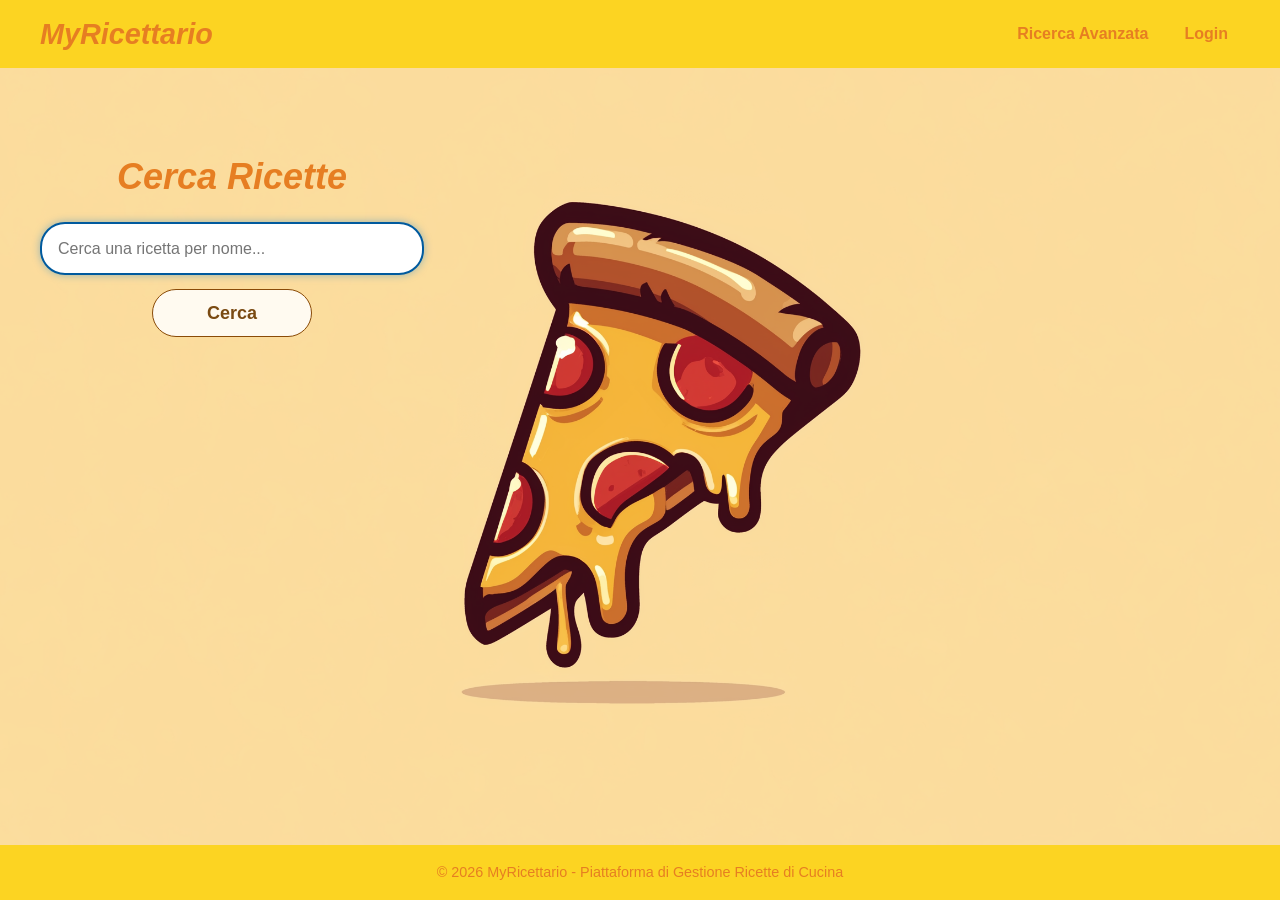
<file: index.html>
<!DOCTYPE html>
<html lang="it">
<head>
    <meta charset="UTF-8">
    <meta name="viewport" content="width=device-width, initial-scale=1.0">
    <title>MyRicettario - Piattaforma di Gestione Ricette di Cucina</title>
    <link rel="stylesheet" href="assets/css/base.css">
    <link rel="stylesheet" href="assets/css/components/navigation.css">
    <link rel="stylesheet" href="assets/css/home.css">
</head>
<body>
    <header class="main-header">
        <nav class="navigation" aria-label="Navigazione principale">
            <h1 class="logo"><a href="./">MyRicettario</a></h1>
            <button class="nav-toggle" type="button" aria-expanded="false" aria-controls="primary-menu">
                <span class="nav-toggle-icon" aria-hidden="true"></span>
                <span>Menu</span>
            </button>
            <ul class="nav-menu" id="primary-menu">
                <!-- data-auth="user": solo utente collegato, data-auth="guest": solo visitatore (gestito da assets/js/components/navigation.js) -->
                <li data-auth="user" hidden><a href="pages/recipes/ricettario/">Il Ricettario</a></li>
                <li><a href="pages/recipes/ricerca/">Ricerca Avanzata</a></li>
                <li data-auth="guest"><a href="pages/auth/login/">Login</a></li>
                <li data-auth="user" class="nav-user" hidden>
                    <a href="pages/account/profilo/" class="user-chip" title="Vai al tuo profilo">
                        <span class="user-avatar" aria-hidden="true"></span>
                        <span class="user-name"></span>
                    </a>
                </li>
            </ul>
        </nav>
    </header>
    
    <main class="main-content">
        <section class="search-section" aria-labelledby="home-search-title">
            <h2 id="home-search-title">Cerca Ricette</h2>
            <!-- Invio con GET: il browser apre pages/recipes/ricerca/?search-type=name&search-query=... -->
            <form class="search-form" action="pages/recipes/ricerca/" method="get">
                <input type="hidden" name="search-type" value="name">
                <label class="visually-hidden" for="search-input">Nome della ricetta</label>
                <input type="search" id="search-input" name="search-query" placeholder="Cerca una ricetta per nome..." required
                       pattern="[A-Za-zÀ-ÿ' \-]*[A-Za-zÀ-ÿ][A-Za-zÀ-ÿ' \-]*"
                       title="Inserisci almeno una lettera; niente numeri o simboli.">
                <button type="submit">Cerca</button>
            </form>
        </section>
    </main>

    <footer class="main-footer">
        <p>&copy; 2026 MyRicettario - Piattaforma di Gestione Ricette di Cucina</p>
    </footer>

    <script src="assets/js/core/storage.js"></script>
    <!-- All'avvio scarica il catalogo delle ricette nel web storage (usato dalla ricerca per testo) -->
    <script src="assets/js/services/catalog.js"></script>
    <script src="assets/js/components/navigation.js"></script>
</body>
</html>
</file>
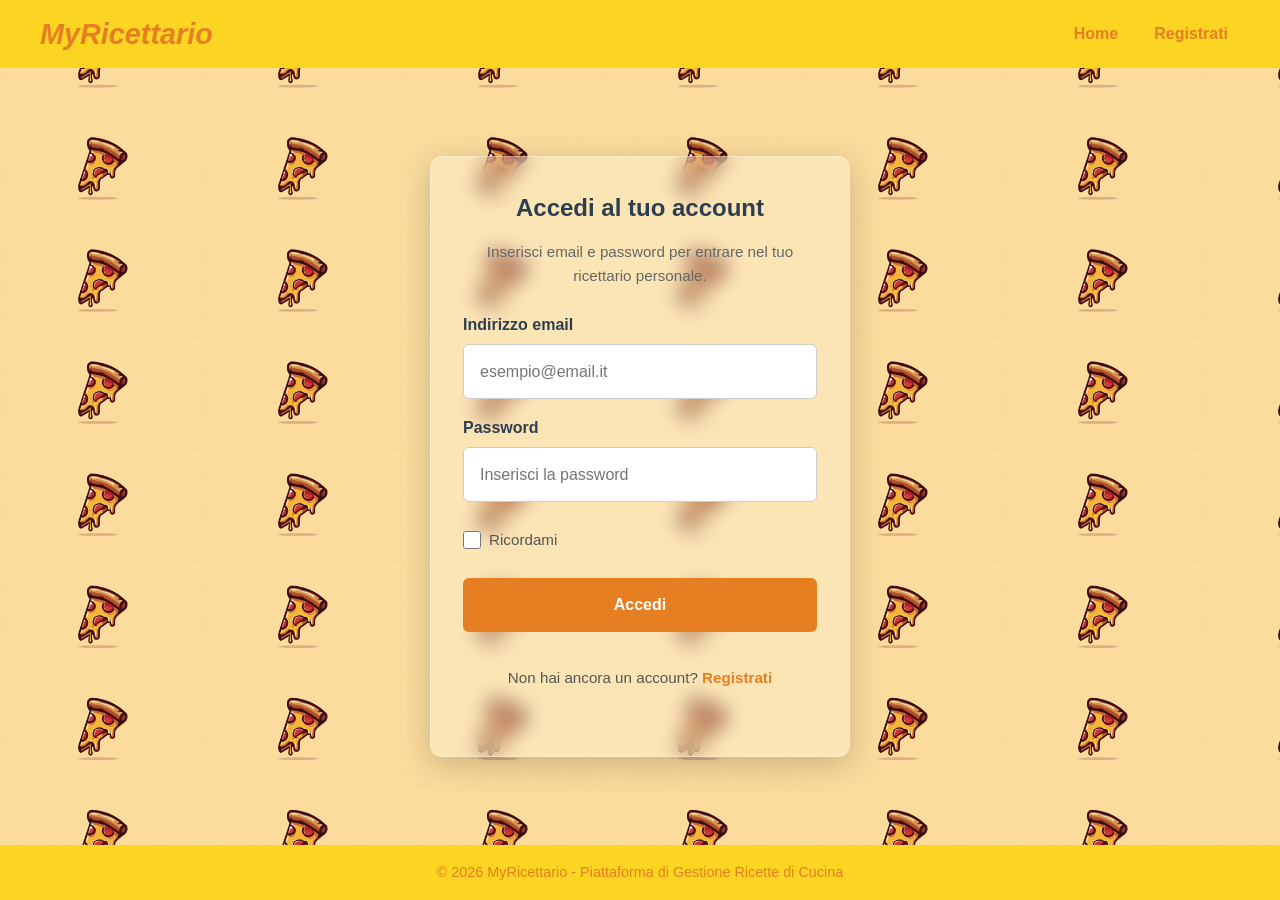
<file: pages/account/profilo/index.html>
<!DOCTYPE html>
<html lang="it">
<head>
    <meta charset="UTF-8">
    <meta name="viewport" content="width=device-width, initial-scale=1.0">
    <title>Il mio profilo - MyRicettario</title>
    <link rel="stylesheet" href="../../../assets/css/base.css">
    <link rel="stylesheet" href="../../../assets/css/components/navigation.css">
    <link rel="stylesheet" href="../../../assets/css/layouts/internal.css">
    <link rel="stylesheet" href="../../../assets/css/pages/account/profilo.css">
</head>
<body>
    <header class="main-header">
        <nav class="navigation" aria-label="Navigazione principale">
            <h1 class="logo"><a href="../../../">MyRicettario</a></h1>
            <button class="nav-toggle" type="button" aria-expanded="false" aria-controls="primary-menu">
                <span class="nav-toggle-icon" aria-hidden="true"></span>
                <span>Menu</span>
            </button>
            <ul class="nav-menu" id="primary-menu">
                <li><a href="../../../">Home</a></li>
                <li><a href="../../recipes/ricerca/">Ricerca Avanzata</a></li>
                <li><a href="../../recipes/ricettario/">Il Ricettario</a></li>
            </ul>
        </nav>
    </header>

    <main class="main-content profile-page">

        <!-- RIEPILOGO UTENTE -->
        <section class="profile-card profile-summary">
            <div class="profile-avatar" id="profile-avatar" aria-hidden="true"></div>

            <div class="profile-identity">
                <h2 id="profile-username"></h2>
                <p id="profile-email"></p>
                <p class="profile-since">Iscritto dal <time id="profile-since"></time></p>
            </div>

            <ul class="profile-stats">
                <li><strong id="stat-ricette">0</strong><span>Ricette nel ricettario</span></li>
                <li><strong id="stat-preferite">0</strong><span>Ricette preferite</span></li>
                <li><strong id="stat-recensioni">0</strong><span>Recensioni</span></li>
            </ul>

            <button type="button" id="logout-btn" class="btn-outline">Esci</button>
        </section>

        <div class="profile-grid">

            <!-- DATI PERSONALI -->
            <section class="profile-card">
                <h3>Dati personali</h3>
                <p id="profile-message" class="form-message" role="alert" aria-live="polite"></p>

                <form id="profile-form" class="profile-form">
                    <div class="form-group">
                        <label for="username">Nome utente</label>
                        <input type="text" id="username" name="username" required autocomplete="username">
                    </div>

                    <div class="form-group">
                        <label for="email">Indirizzo email</label>
                        <input type="email" id="email" name="email" required autocomplete="email">
                    </div>

                    <div class="form-group">
                        <label for="favorite-dishes">Piatti preferiti</label>
                        <textarea id="favorite-dishes" name="favorite-dishes" rows="3"
                                  placeholder="Separali con una virgola"></textarea>
                        <ul class="dish-tags" id="dish-tags"></ul>
                    </div>

                    <div class="form-actions">
                        <button type="submit" class="btn-primary">Salva modifiche</button>
                        <button type="reset" class="btn-outline">Annulla</button>
                    </div>
                </form>
            </section>

            <!-- CAMBIO PASSWORD -->
            <section class="profile-card">
                <h3>Cambia password</h3>
                <p id="password-message" class="form-message" role="alert" aria-live="polite"></p>

                <form id="password-form" class="profile-form">
                    <div class="form-group">
                        <label for="current-password">Password attuale</label>
                        <input type="password" id="current-password" name="current-password" required autocomplete="current-password">
                    </div>

                    <div class="form-group">
                        <label for="new-password">Nuova password</label>
                        <input type="password" id="new-password" name="new-password" required minlength="6" autocomplete="new-password">
                    </div>

                    <div class="form-group">
                        <label for="confirm-new-password">Conferma nuova password</label>
                        <input type="password" id="confirm-new-password" name="confirm-new-password" required minlength="6" autocomplete="new-password">
                    </div>

                    <div class="form-actions">
                        <button type="submit" class="btn-primary">Aggiorna password</button>
                    </div>
                </form>
            </section>
        </div>

        <!-- RICETTE PREFERITE -->
        <section class="profile-card">
            <div class="section-header">
                <h3>Le mie ricette preferite</h3>
                <a href="../../recipes/ricettario/" class="section-link">Vai al ricettario</a>
            </div>
            <p class="section-hint">Sono le ricette del tuo ricettario contrassegnate con il cuore.</p>

            <div id="favorites-container" class="favorites-grid"></div>
        </section>

        <!-- CANCELLAZIONE PROFILO -->
        <section class="profile-card danger-zone">
            <h3>Elimina profilo</h3>
            <p>
                L'eliminazione è definitiva: verranno cancellati il tuo account, il ricettario
                con le note private e tutte le recensioni che hai pubblicato.
            </p>
            <p id="delete-message" class="form-message" role="alert" aria-live="polite"></p>

            <form id="delete-form" class="delete-form">
                <div class="form-group">
                    <label for="delete-password">Inserisci la password per confermare</label>
                    <input type="password" id="delete-password" name="delete-password" required autocomplete="current-password">
                </div>
                <button type="submit" class="btn-danger">Elimina definitivamente</button>
            </form>
        </section>

    </main>

    <footer class="main-footer">
        <p>&copy; 2026 MyRicettario - Piattaforma di Gestione Ricette di Cucina</p>
    </footer>

    <script src="../../../assets/js/core/storage.js"></script>
    <script src="../../../assets/js/services/auth.js"></script>
    <script src="../../../assets/js/pages/account/profilo.js"></script>
    <script src="../../../assets/js/components/navigation.js"></script>
</body>
</html>
</file>
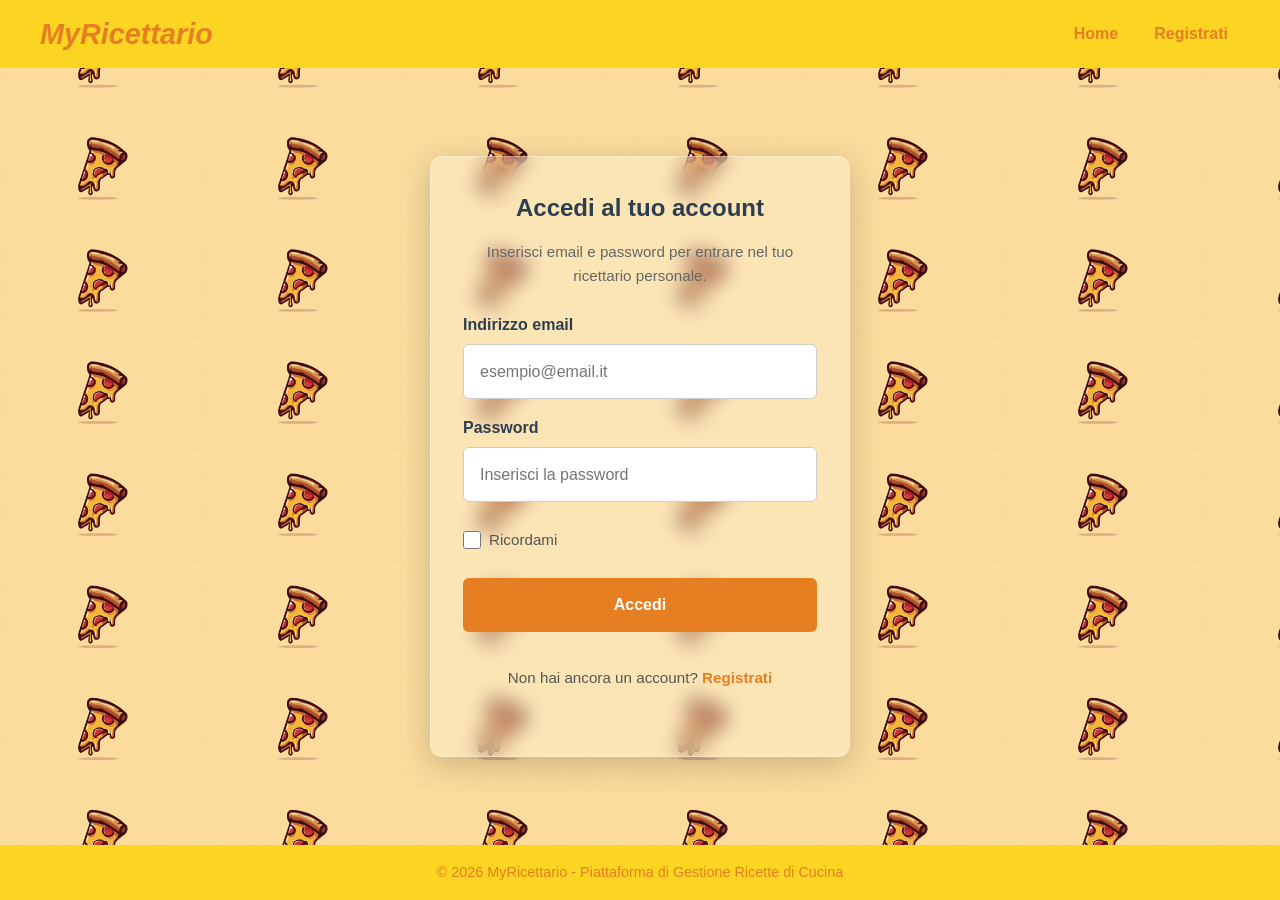
<file: pages/auth/login/index.html>
<!DOCTYPE html>
<html lang="it">
<head>
    <meta charset="UTF-8">
    <meta name="viewport" content="width=device-width, initial-scale=1.0">
    <title>Login - MyRicettario</title>
    <link rel="stylesheet" href="../../../assets/css/base.css">
    <link rel="stylesheet" href="../../../assets/css/components/navigation.css">
    <link rel="stylesheet" href="../../../assets/css/layouts/internal.css">
    <link rel="stylesheet" href="../../../assets/css/pages/auth/login.css">
</head>
<body>
    <header class="main-header">
        <nav class="navigation" aria-label="Navigazione principale">
            <h1 class="logo"><a href="../../../">MyRicettario</a></h1>
            <button class="nav-toggle" type="button" aria-expanded="false" aria-controls="primary-menu">
                <span class="nav-toggle-icon" aria-hidden="true"></span>
                <span>Menu</span>
            </button>
            <ul class="nav-menu" id="primary-menu">
                <li><a href="../../../">Home</a></li>
                <li><a href="../register/">Registrati</a></li>
            </ul>
        </nav>
    </header>

    <main class="main-content">
        <section class="login-section">
            <div class="login-container">
                <h2>Accedi al tuo account</h2>
                <p>Inserisci email e password per entrare nel tuo ricettario personale.</p>

                <p id="form-message" class="form-message" role="alert" aria-live="polite"></p>

                <form class="login-form" id="login-form" action="#" method="post" autocomplete="on">
                    <div class="form-group">
                        <label for="email">Indirizzo email</label>
                        <input
                            type="email"
                            id="email"
                            name="email"
                            placeholder="esempio@email.it"
                            required
                            autocomplete="username"
                        >
                    </div>

                    <div class="form-group">
                        <label for="password">Password</label>
                        <input
                            type="password"
                            id="password"
                            name="password"
                            placeholder="Inserisci la password"
                            required
                            autocomplete="current-password"
                        >
                    </div>

                    <div class="form-options">
                        <label class="remember-me">
                            <input type="checkbox" name="remember-me">
                            Ricordami
                        </label>
                    </div>

                    <button type="submit" class="btn-login">Accedi</button>
                </form>

                <div class="login-links">
                    <p>Non hai ancora un account? <a href="../register/">Registrati</a></p>
                </div>
            </div>
        </section>
    </main>

    <footer class="main-footer">
        <p>&copy; 2026 MyRicettario - Piattaforma di Gestione Ricette di Cucina</p>
    </footer>

    <script src="../../../assets/js/core/storage.js"></script>
    <script src="../../../assets/js/services/auth.js"></script>
    <script src="../../../assets/js/pages/auth/login.js"></script>
    <script src="../../../assets/js/components/navigation.js"></script>
</body>
</html>
</file>
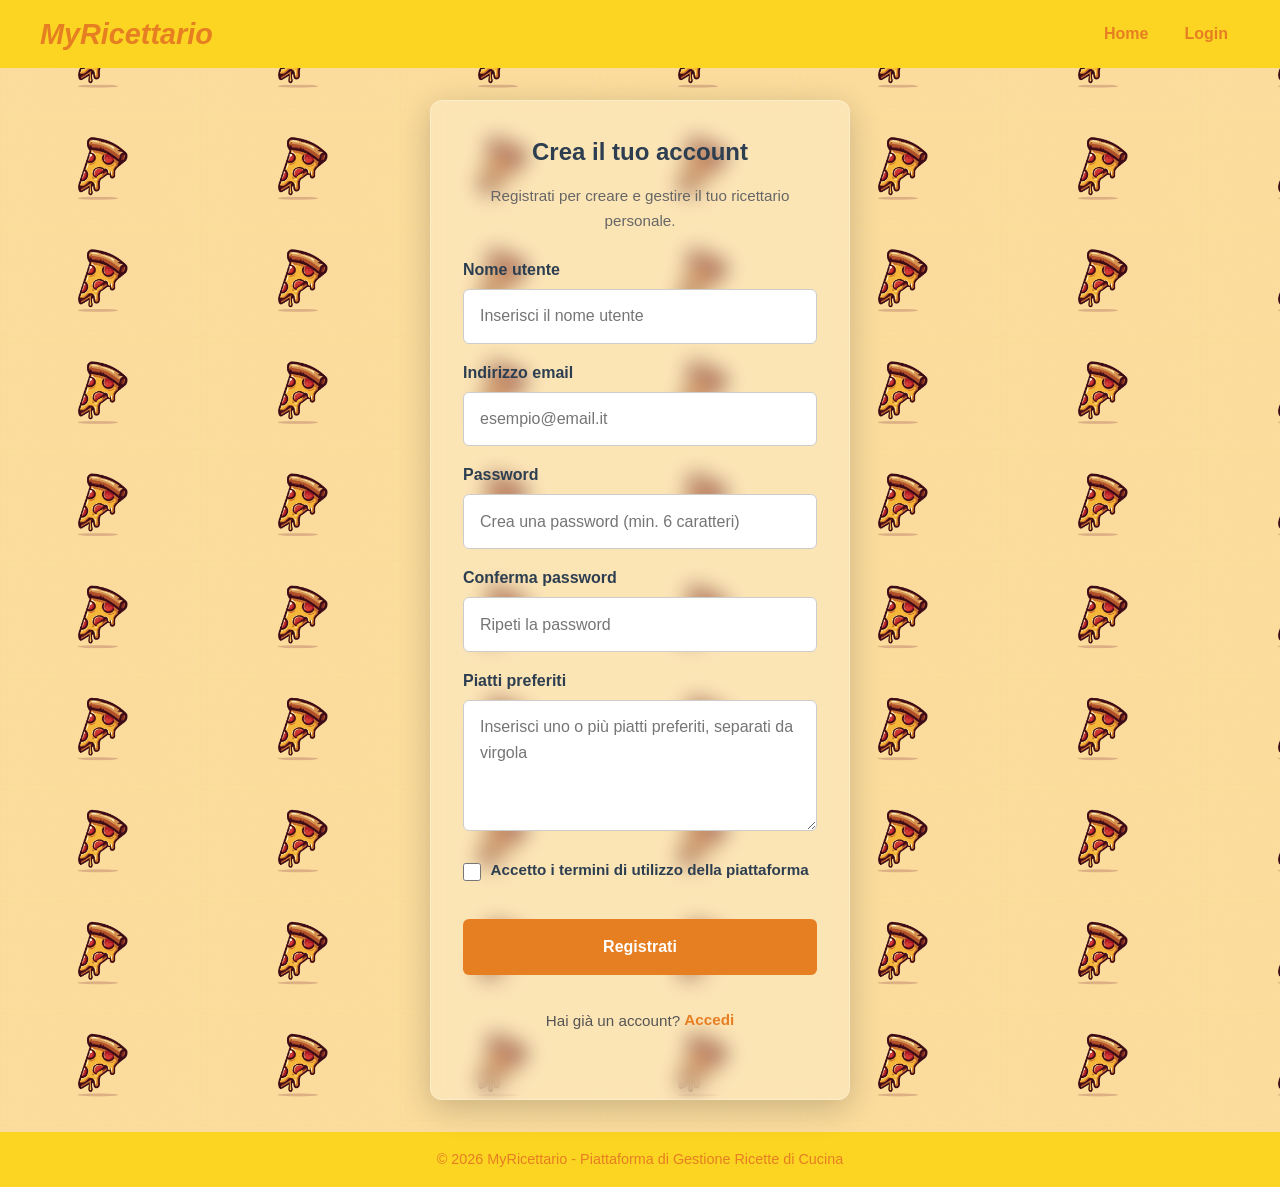
<file: pages/auth/register/index.html>
<!DOCTYPE html>
<html lang="it">
<head>
    <meta charset="UTF-8">
    <meta name="viewport" content="width=device-width, initial-scale=1.0">
    <title>Registrazione - MyRicettario</title>
    <link rel="stylesheet" href="../../../assets/css/base.css">
    <link rel="stylesheet" href="../../../assets/css/components/navigation.css">
    <link rel="stylesheet" href="../../../assets/css/layouts/internal.css">
    <link rel="stylesheet" href="../../../assets/css/pages/auth/register.css">
</head>
<body>
    <header class="main-header">
        <nav class="navigation" aria-label="Navigazione principale">
            <h1 class="logo"><a href="../../../">MyRicettario</a></h1>
            <button class="nav-toggle" type="button" aria-expanded="false" aria-controls="primary-menu">
                <span class="nav-toggle-icon" aria-hidden="true"></span>
                <span>Menu</span>
            </button>
            <ul class="nav-menu" id="primary-menu">
                <li><a href="../../../">Home</a></li>
                <li><a href="../login/">Login</a></li>
            </ul>
        </nav>
    </header>

    <main class="main-content">
        <section class="register-section">
            <div class="register-container">
                <h2>Crea il tuo account</h2>
                <p>Registrati per creare e gestire il tuo ricettario personale.</p>

                <p id="form-message" class="form-message" role="alert" aria-live="polite"></p>

                <form class="register-form" id="register-form" action="#" method="post" autocomplete="on">
                    <div class="form-group">
                        <label for="username">Nome utente</label>
                        <input
                            type="text"
                            id="username"
                            name="username"
                            placeholder="Inserisci il nome utente"
                            required
                            autocomplete="username"
                        >
                    </div>

                    <div class="form-group">
                        <label for="email">Indirizzo email</label>
                        <input
                            type="email"
                            id="email"
                            name="email"
                            placeholder="esempio@email.it"
                            required
                            autocomplete="email"
                        >
                    </div>

                    <div class="form-group">
                        <label for="password">Password</label>
                        <input
                            type="password"
                            id="password"
                            name="password"
                            placeholder="Crea una password (min. 6 caratteri)"
                            required
                            minlength="6"
                            autocomplete="new-password"
                        >
                    </div>

                    <div class="form-group">
                        <label for="confirm-password">Conferma password</label>
                        <input
                            type="password"
                            id="confirm-password"
                            name="confirm-password"
                            placeholder="Ripeti la password"
                            required
                            autocomplete="new-password"
                        >
                    </div>

                    <div class="form-group">
                        <label for="favorite-dishes">Piatti preferiti</label>
                        <textarea
                            id="favorite-dishes"
                            name="favorite-dishes"
                            rows="4"
                            placeholder="Inserisci uno o più piatti preferiti, separati da virgola"
                            required
                        ></textarea>
                    </div>

                    <div class="form-group checkbox-group">
                        <label class="checkbox-label">
                            <input type="checkbox" name="terms" required>
                            Accetto i termini di utilizzo della piattaforma
                        </label>
                    </div>

                    <button type="submit" class="btn-register">Registrati</button>
                </form>

                <div class="register-links">
                    <p>Hai già un account? <a href="../login/">Accedi</a></p>
                </div>
            </div>
        </section>
    </main>

    <footer class="main-footer">
        <p>&copy; 2026 MyRicettario - Piattaforma di Gestione Ricette di Cucina</p>
    </footer>

    <script src="../../../assets/js/core/storage.js"></script>
    <script src="../../../assets/js/services/auth.js"></script>
    <script src="../../../assets/js/pages/auth/register.js"></script>
    <script src="../../../assets/js/components/navigation.js"></script>
</body>
</html>
</file>
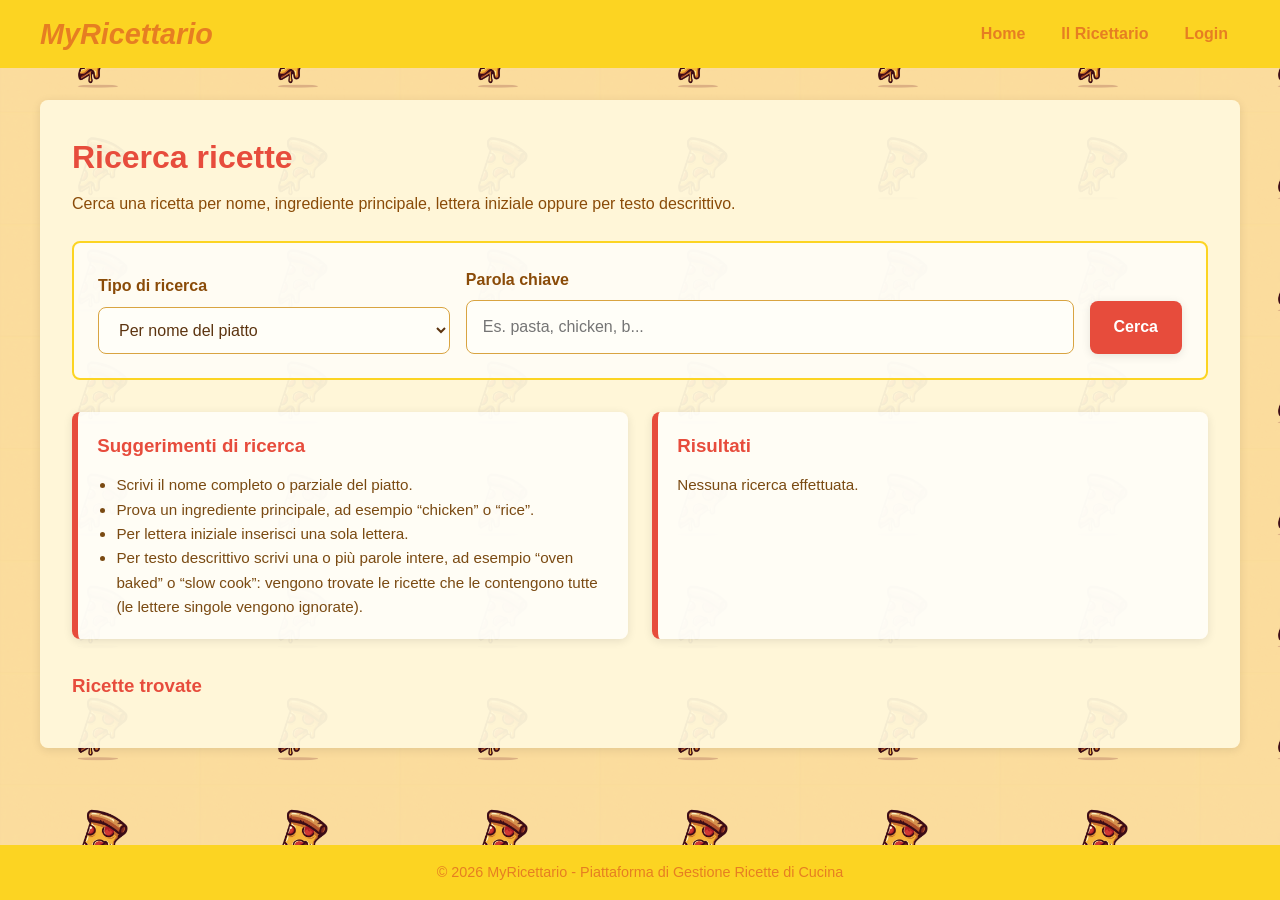
<file: pages/recipes/ricerca/index.html>
<!DOCTYPE html>
<html lang="it">
<head>
    <meta charset="UTF-8">
    <meta name="viewport" content="width=device-width, initial-scale=1.0">
    <title>Ricerca Ricette - MyRicettario</title>
    <link rel="stylesheet" href="../../../assets/css/base.css">
    <link rel="stylesheet" href="../../../assets/css/components/navigation.css">
    <link rel="stylesheet" href="../../../assets/css/layouts/internal.css">
    <link rel="stylesheet" href="../../../assets/css/pages/recipes/ricerca.css">
</head>
<body>
    <header class="main-header">
        <nav class="navigation" aria-label="Navigazione principale">
            <h1 class="logo"><a href="../../../">MyRicettario</a></h1>
            <button class="nav-toggle" type="button" aria-expanded="false" aria-controls="primary-menu">
                <span class="nav-toggle-icon" aria-hidden="true"></span>
                <span>Menu</span>
            </button>
            <ul class="nav-menu" id="primary-menu">
                <li><a href="../../../">Home</a></li>
                <li><a href="../ricettario/">Il Ricettario</a></li>
                <li data-auth="guest"><a href="../../auth/login/">Login</a></li>
                <li data-auth="user" class="nav-user" hidden>
                    <a href="../../account/profilo/" class="user-chip" title="Vai al tuo profilo">
                        <span class="user-avatar" aria-hidden="true"></span>
                        <span class="user-name"></span>
                    </a>
                </li>
            </ul>
        </nav>
    </header>

    <main class="main-content">
        <section class="search-page">
            <div class="search-container">
                <h2>Ricerca ricette</h2>
                <p class="search-intro">
                    Cerca una ricetta per nome, ingrediente principale, lettera iniziale oppure per testo descrittivo.
                </p>

                <form class="search-form" id="recipe-search-form" action="#" method="get">
                    <div class="form-row">
                        <div class="form-group">
                            <label for="search-type">Tipo di ricerca</label>
                            <select id="search-type" name="search-type">
                                <option value="name">Per nome del piatto</option>
                                <option value="ingredient">Per ingrediente</option>
                                <option value="letter">Per lettera iniziale</option>
                                <option value="text">Per testo descrittivo</option>
                            </select>
                        </div>

                        <div class="form-group form-group-large">
                            <label for="search-query">Parola chiave</label>
                            <input
                                type="search"
                                id="search-query"
                                name="search-query"
                                placeholder="Es. pasta, chicken, b..."
                                required
                            >
                        </div>

                        <div class="form-group button-group">
                            <button type="submit" class="btn-search">Cerca</button>
                        </div>
                    </div>
                </form>

                <section class="search-info">
                    <div class="info-box">
                        <h3>Suggerimenti di ricerca</h3>
                        <ul>
                            <li>Scrivi il nome completo o parziale del piatto.</li>
                            <li>Prova un ingrediente principale, ad esempio “chicken” o “rice”.</li>
                            <li>Per lettera iniziale inserisci una sola lettera.</li>
                            <li>Per testo descrittivo scrivi una o più parole intere, ad esempio “oven baked” o “slow cook”: vengono trovate le ricette che le contengono tutte (le lettere singole vengono ignorate).</li>
                        </ul>
                    </div>

                    <div class="info-box">
                        <h3>Risultati</h3>
                        <p id="results-message">Nessuna ricerca effettuata.</p>
                    </div>
                </section>

                <section class="results-section">
                    <h3>Ricette trovate</h3>
                    <div id="search-results" class="recipes-grid">
                       
                    </div>

                </section>
            </div>
        </section>
    </main>

    <footer class="main-footer">
        <p>&copy; 2026 MyRicettario - Piattaforma di Gestione Ricette di Cucina</p>
    </footer>

    <script src="../../../assets/js/core/storage.js"></script>
    <script src="../../../assets/js/services/reviews.js"></script>
    <script src="../../../assets/js/services/catalog.js"></script>
    <script src="../../../assets/js/pages/recipes/search.js"></script>
    <script src="../../../assets/js/components/navigation.js"></script>
</body>
</html>
</file>
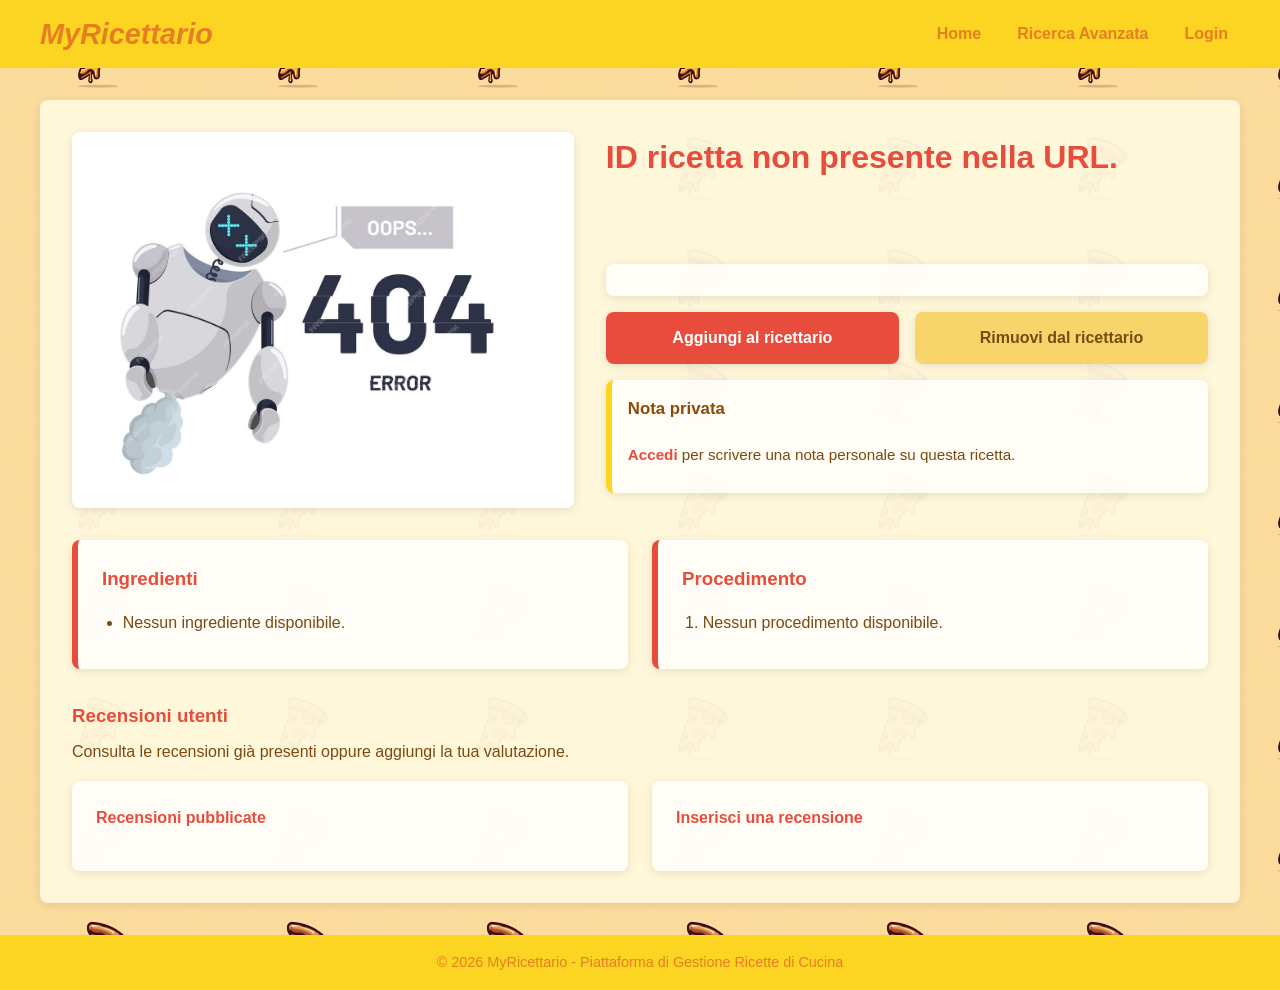
<file: pages/recipes/ricetta/index.html>
<!DOCTYPE html>
<html lang="it">
<head>
    <meta charset="UTF-8">
    <meta name="viewport" content="width=device-width, initial-scale=1.0">
    <title>Dettaglio Ricetta - MyRicettario</title>
    <link rel="stylesheet" href="../../../assets/css/base.css">
    <link rel="stylesheet" href="../../../assets/css/components/navigation.css">
    <link rel="stylesheet" href="../../../assets/css/layouts/internal.css">
    <link rel="stylesheet" href="../../../assets/css/pages/recipes/ricetta.css">
</head>
<body>
    <header class="main-header">
        <nav class="navigation" aria-label="Navigazione principale">
            <h1 class="logo"><a href="../../../">MyRicettario</a></h1>
            <button class="nav-toggle" type="button" aria-expanded="false" aria-controls="primary-menu">
                <span class="nav-toggle-icon" aria-hidden="true"></span>
                <span>Menu</span>
            </button>
            <ul class="nav-menu" id="primary-menu">
                <li><a href="../../../">Home</a></li>
                <li><a href="../ricerca/">Ricerca Avanzata</a></li>
                <li data-auth="user" hidden><a href="../ricettario/">Il Ricettario</a></li>
                <li data-auth="guest"><a href="../../auth/login/">Login</a></li>
                <li data-auth="user" class="nav-user" hidden>
                    <a href="../../account/profilo/" class="user-chip" title="Vai al tuo profilo">
                        <span class="user-avatar" aria-hidden="true"></span>
                        <span class="user-name"></span>
                    </a>
                </li>
            </ul>
        </nav>
    </header>

    <main class="main-content">
        <section class="recipe-page">
            <div class="recipe-container">

                <section class="recipe-hero">
                    <div class="recipe-image-box">
                        <img src="../../../assets/images/placeholders/not-found.jpg" alt="Immagine della ricetta selezionata">
                    </div>

                    <div class="recipe-summary">
                        <h2></h2>
                        <a class="recipe-description" target="_blank"></a>

                        <div class="recipe-meta">
                            <p><strong>Categoria:</strong></p>
                            <p><strong>Area:</strong></p>
                            <p><strong>ID Ricetta:</strong></p>
                        </div>

                        <div class="recipe-actions">
                            <button type="button" class="btn-primary">Aggiungi al ricettario</button>
                            <button type="button" class="btn-secondary">Rimuovi dal ricettario</button>
                        </div>

                        <!-- Gestito da assets/js/pages/recipes/ricetta-note.js: visibile solo al proprietario del ricettario -->
                        <section class="private-note-box" aria-labelledby="private-note-title">
                            <h3 id="private-note-title">Nota privata</h3>
                            <p id="note-message" class="form-message" role="alert" aria-live="polite"></p>

                            <!-- Ospite -->
                            <p id="note-hint-guest" class="note-hint">
                                <a href="../../auth/login/">Accedi</a> per scrivere una nota personale su questa ricetta.
                            </p>

                            <!-- Utente collegato, ricetta non nel ricettario -->
                            <p id="note-hint-add" class="note-hint" hidden>
                                Aggiungi la ricetta al tuo ricettario per scrivere una nota personale.
                            </p>

                            <!-- Utente collegato, ricetta nel ricettario -->
                            <form id="note-form" class="note-form" hidden>
                                <label for="private-note" class="visually-hidden">Testo della nota</label>
                                <textarea id="private-note" name="private-note" rows="4" maxlength="1000"
                                          placeholder="Inserisci una nota personale sulla ricetta..."></textarea>
                                <div class="note-info">
                                    <span id="note-updated"></span>
                                    <span id="note-counter">0/1000</span>
                                </div>
                                <div class="note-actions">
                                    <button type="submit" class="btn-note-save">Salva nota</button>
                                    <button type="button" class="btn-note-delete" id="note-delete">Elimina nota</button>
                                </div>
                                <p class="note-privacy">La nota è visibile solo a te.</p>
                            </form>
                        </section>
                    </div>
                </section>

                <section class="recipe-details-grid">
                    <article class="detail-card">
                        <h3>Ingredienti</h3>
                        <ul class="ingredients-list">
                        </ul>
                    </article>

                    <article class="detail-card">
                        <h3>Procedimento</h3>
                        <ol class="steps-list">

                        </ol>
                    </article>
                </section>

                <section class="reviews-section" id="recensioni">
                    <div class="reviews-header">
                        <h3>Recensioni utenti</h3>
                        <p>Consulta le recensioni già presenti oppure aggiungi la tua valutazione.</p>
                    </div>

                    <div class="reviews-content">
                        <div class="reviews-list-box">
                            <h4>Recensioni pubblicate</h4>
                            <!-- Popolato da assets/js/pages/recipes/ricetta-recensioni.js -->
                            <div id="reviews-list"></div>
                        </div>

                        <div class="review-form-box">
                            <h4 id="review-form-title">Inserisci una recensione</h4>
                            <p id="review-message" class="form-message" role="alert" aria-live="polite"></p>

                            <!-- Mostrato agli ospiti al posto del form -->
                            <p id="review-login-hint" class="review-login-hint" hidden>
                                Per recensire questa ricetta devi
                                <a href="../../auth/login/">accedere</a> oppure <a href="../../auth/register/">registrarti</a>.
                            </p>

                            <form id="review-form" class="review-form" action="#" method="post" hidden>
                                <div class="form-group">
                                    <label for="review-date">Data di preparazione</label>
                                    <input type="date" id="review-date" name="review-date" required>
                                </div>

                                <div class="form-group">
                                    <label for="difficulty-rating">Voto difficoltà</label>
                                    <select id="difficulty-rating" name="difficulty-rating" required>
                                        <option value="">Seleziona</option>
                                        <option value="1">1 - Molto facile</option>
                                        <option value="2">2 - Facile</option>
                                        <option value="3">3 - Media</option>
                                        <option value="4">4 - Difficile</option>
                                        <option value="5">5 - Molto difficile</option>
                                    </select>
                                </div>

                                <div class="form-group">
                                    <label for="taste-rating">Voto gusto</label>
                                    <select id="taste-rating" name="taste-rating" required>
                                        <option value="">Seleziona</option>
                                        <option value="1">1 - Scarso</option>
                                        <option value="2">2 - Sufficiente</option>
                                        <option value="3">3 - Buono</option>
                                        <option value="4">4 - Molto buono</option>
                                        <option value="5">5 - Eccellente</option>
                                    </select>
                                </div>

                                <button type="submit" class="btn-primary" id="review-submit">Pubblica recensione</button>
                            </form>
                        </div>
                    </div>
                </section>

            </div>
        </section>
    </main>

    <footer class="main-footer">
        <p>&copy; 2026 MyRicettario - Piattaforma di Gestione Ricette di Cucina</p>
    </footer>

    <script src="../../../assets/js/core/storage.js"></script>
    <script src="../../../assets/js/services/auth.js"></script>
    <script src="../../../assets/js/services/reviews.js"></script>
    <script src="../../../assets/js/services/notes.js"></script>
    <script src="../../../assets/js/pages/recipes/ricetta.js"></script>
    <script src="../../../assets/js/pages/recipes/ricetta-recensioni.js"></script>
    <script src="../../../assets/js/pages/recipes/ricetta-note.js"></script>
    <script src="../../../assets/js/components/navigation.js"></script>
</body>
</html>
</file>
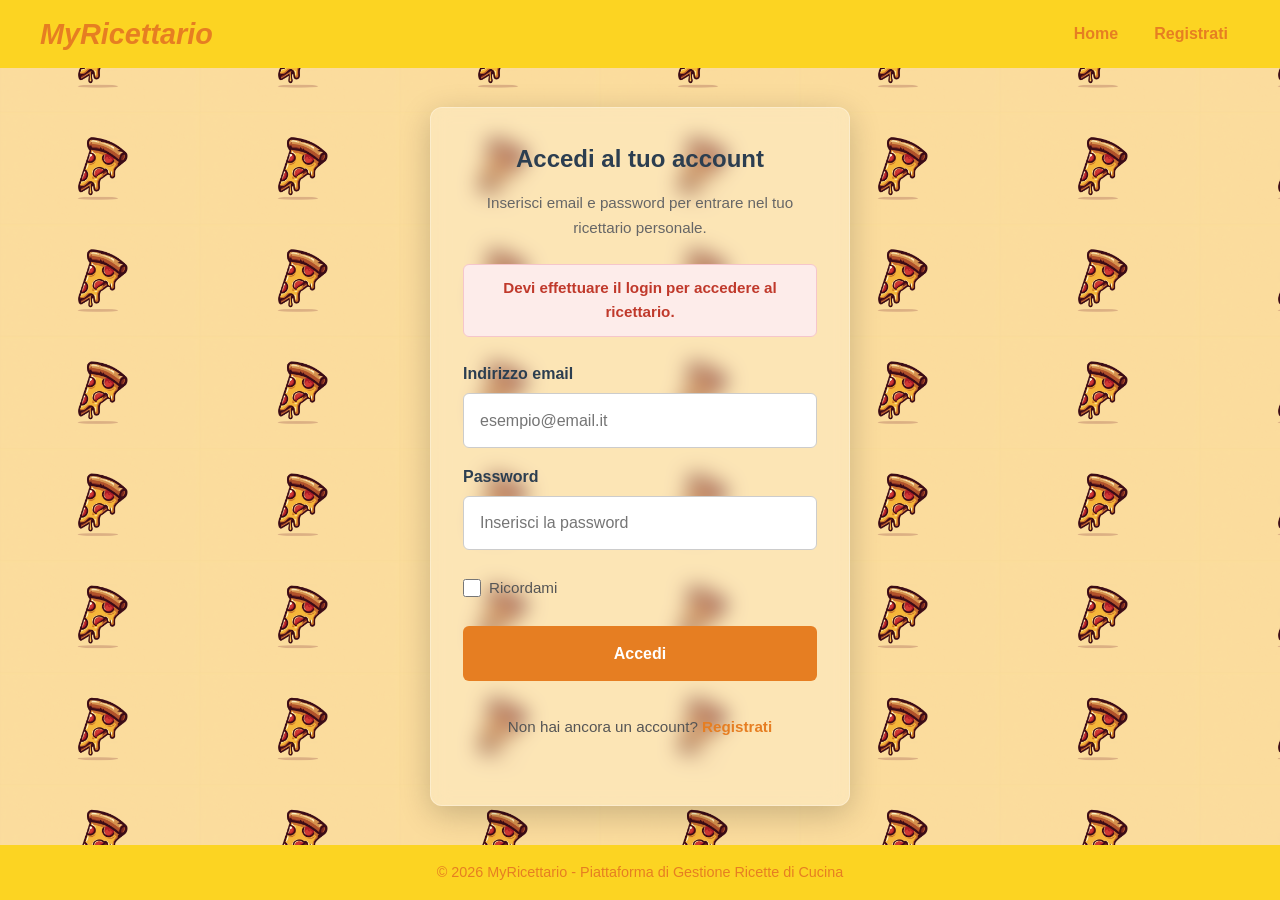
<file: pages/recipes/ricettario/index.html>
<!DOCTYPE html>
<html lang="it">
<head>
    <meta charset="UTF-8">
    <meta name="viewport" content="width=device-width, initial-scale=1.0">
    <title>Il mio ricettario - MyRicettario</title>
    <link rel="stylesheet" href="../../../assets/css/base.css">
    <link rel="stylesheet" href="../../../assets/css/components/navigation.css">
    <link rel="stylesheet" href="../../../assets/css/layouts/internal.css">
    <link rel="stylesheet" href="../../../assets/css/pages/recipes/ricettario.css">
</head>
<body>

    <header class="main-header">
        <nav class="navigation" aria-label="Navigazione principale">
            <h1 class="logo"><a href="../../../">MyRicettario</a></h1>
            <button class="nav-toggle" type="button" aria-expanded="false" aria-controls="primary-menu">
                <span class="nav-toggle-icon" aria-hidden="true"></span>
                <span>Menu</span>
            </button>
            <ul class="nav-menu" id="primary-menu">
                <li><a href="../../../">Home</a></li>
                <li><a href="../ricerca/">Ricerca Avanzata</a></li>
                <li data-auth="user" class="nav-user" hidden>
                    <a href="../../account/profilo/" class="user-chip" title="Vai al tuo profilo">
                        <span class="user-avatar" aria-hidden="true"></span>
                        <span class="user-name"></span>
                    </a>
                </li>
            </ul>
        </nav>
    </header>

<main class="main-content ricettario-page">

    <section class="search-section">

        <h2>Il Mio Ricettario</h2>

        <input
            type="text"
            id="search-input"
            placeholder="Cerca per nome, area o categoria..."
        >

    </section>

    <div id="recipes-container" class="recipes-grid">

    </div>

</main>

    <footer class="main-footer">
        <p>&copy; 2026 MyRicettario - Piattaforma di Gestione Ricette di Cucina</p>
    </footer>

    <script src="../../../assets/js/core/storage.js"></script>
    <script src="../../../assets/js/services/auth.js"></script>
    <script src="../../../assets/js/pages/recipes/ricettario.js"></script>
    <script src="../../../assets/js/components/navigation.js"></script>
</body>
</html>
</file>
<file: assets/css/base.css>
/* Utilizzo di CSS3 moderno con separazione delle responsabilità */
:root {
    --primary-color: #e74c3c;
    --secondary-color: #fcd422;
    --background-color: hsl(41, 100%, 71%);
    --text-color: #e67e22;
    --border-radius: 8px;
    --box-shadow: 0 2px 10px rgba(0,0,0,0.1);
    --page-gutter: clamp(1rem, 3vw, 2rem);
}

* {
    margin: 0;
    padding: 0;
    box-sizing: border-box;
}

html {
    scroll-padding-top: 6rem;
}

[hidden] {
    display: none !important;
}

main,
section,
article,
form,
fieldset,
.form-group {
    min-width: 0;
}

img,
video,
svg {
    max-width: 100%;
}

button,
input,
select,
textarea {
    max-width: 100%;
    min-width: 0;
    font: inherit;
}

button,
input:not([type="checkbox"]):not([type="radio"]):not([type="hidden"]),
select {
    min-height: 44px;
}

button {
    white-space: normal;
    touch-action: manipulation;
}

:focus-visible {
    outline: 3px solid #005a9e;
    outline-offset: 3px;
}

.visually-hidden {
    position: absolute;
    width: 1px;
    height: 1px;
    padding: 0;
    overflow: hidden;
    clip-path: inset(50%);
    white-space: nowrap;
}

/* =========================
   STILI GENERALI
========================= */

body {
    font-family: 'Arial', sans-serif;
    color: var(--text-color);
    line-height: 1.6;

    min-height: 100vh;
    min-height: 100svh;
    min-width: 0;
    overflow-wrap: anywhere;
    display: flex;
    flex-direction: column;

}
.main-content {
    flex: 1;
}

.main-footer {
    background-color: var(--secondary-color);
    color: var(--text-color);
    text-align: center;
    padding: 1rem;
    font-size: 0.9rem;
}

h2:hover{
    color: rgb(241, 19, 19);
}

/* Messaggi di esito dei form (errore / successo) */
.form-message:empty {
    display: none;
}

.form-message {
    padding: 0.7rem 1rem;
    margin-bottom: 1rem;
    border-radius: 6px;
    font-weight: bold;
    text-align: center;
}

.form-message.error {
    background-color: #fdecea;
    color: #c0392b;
    border: 1px solid #f5c6cb;
}

/* Recensioni (card di ricerca e scheda ricetta, assets/js/services/reviews.js) */
.reviews-summary {
    display: flex;
    flex-wrap: wrap;
    gap: 0.3rem 0.9rem;
    margin-bottom: 0.6rem;
    font-size: 0.9rem;
    color: #7a4a12;
}

.reviews-summary.empty {
    font-style: italic;
}

.review-list {
    list-style: none;
}

.review-item {
    padding: 0.6rem 0;
    border-bottom: 1px solid #f0d9a8;
}

.review-item:last-child {
    border-bottom: none;
}

.review-item p {
    color: #7a4a12;
}

.review-author {
    font-weight: bold;
    color: #5c3410;
}

.review-badge {
    padding: 0 0.5rem;
    border-radius: 999px;
    background-color: var(--secondary-color);
    font-size: 0.75rem;
}

.review-date {
    font-size: 0.85rem;
    font-style: italic;
}

.stars {
    color: #f39c12;
    letter-spacing: 1px;
}

.dots {
    color: var(--primary-color);
    letter-spacing: 2px;
}

.form-message.success {
    background-color: #eafaf1;
    color: #1e8449;
    border: 1px solid #abebc6;
}
</file>
<file: assets/css/components/navigation.css>
/* Navigazione condivisa, con menu mobile disponibile anche senza JavaScript. */
.main-header {
    position: sticky;
    top: 0;
    z-index: 100;
    padding: 0.75rem 0;
    background-color: var(--secondary-color);
    color: var(--text-color);
}

.navigation {
    display: flex;
    align-items: center;
    justify-content: space-between;
    flex-wrap: wrap;
    gap: 0.75rem 1.5rem;
    width: min(1200px, calc(100% - 2 * var(--page-gutter)));
    margin-inline: auto;
}

.logo {
    flex: 0 0 auto;
    line-height: 1.2;
}

.logo a {
    display: inline-flex;
    align-items: center;
    min-height: 44px;
    color: var(--text-color);
    font-size: 1.8rem;
    font-style: oblique;
    text-decoration: none;
}

.nav-menu {
    display: flex;
    align-items: center;
    justify-content: flex-end;
    flex-wrap: wrap;
    gap: 0.25rem 0.75rem;
    min-width: 0;
    max-width: 100%;
    list-style: none;
}

.nav-menu li {
    min-width: 0;
    max-width: 100%;
}

.nav-menu a {
    display: inline-flex;
    align-items: center;
    justify-content: center;
    min-height: 44px;
    max-width: 100%;
    padding: 0.5rem 0.75rem;
    border-radius: var(--border-radius);
    color: var(--text-color);
    font-weight: bold;
    text-align: center;
    text-decoration: none;
}

.main-header a:hover {
    color: #c0392b;
}

.nav-menu .user-chip {
    gap: 0.5rem;
    padding: 0.25rem 0.75rem 0.25rem 0.25rem;
    border: 2px solid var(--text-color);
    border-radius: 999px;
    background-color: white;
    text-align: left;
}

.user-chip:hover {
    background-color: #fff3e6;
}

.user-avatar {
    display: inline-flex;
    flex: 0 0 32px;
    align-items: center;
    justify-content: center;
    width: 32px;
    height: 32px;
    border-radius: 50%;
    background: linear-gradient(135deg, var(--secondary-color), var(--text-color));
    color: white;
    font-weight: bold;
}

.user-name {
    min-width: 0;
    max-width: 140px;
    overflow: hidden;
    text-overflow: ellipsis;
    white-space: nowrap;
}

.nav-toggle {
    display: none;
    align-items: center;
    justify-content: center;
    gap: 0.65rem;
    width: auto;
    margin: 0;
    padding: 0.5rem 0.75rem;
    border: 2px solid currentColor;
    border-radius: var(--border-radius);
    background-color: #fffaf0;
    color: #7a4a12;
    font-size: 1rem;
    font-weight: bold;
    cursor: pointer;
}

.nav-toggle-icon {
    position: relative;
    width: 1.25rem;
    height: 0.9rem;
    background: linear-gradient(currentColor, currentColor) center / 100% 2px no-repeat;
}

.nav-toggle-icon::before,
.nav-toggle-icon::after {
    position: absolute;
    left: 0;
    width: 100%;
    height: 2px;
    background-color: currentColor;
    content: "";
}

.nav-toggle-icon::before {
    top: 0;
}

.nav-toggle-icon::after {
    bottom: 0;
}

@media (max-width: 768px) {
    .logo a {
        font-size: 1.5rem;
    }

    .nav-menu {
        flex: 0 0 100%;
        align-items: stretch;
        flex-direction: column;
        flex-wrap: nowrap;
        gap: 0.25rem;
        max-height: calc(100svh - 6rem);
        padding-block: 0.5rem;
        overflow-y: auto;
        overscroll-behavior: contain;
    }

    .nav-menu a {
        display: flex;
        justify-content: flex-start;
        width: 100%;
        padding: 0.65rem 0.75rem;
        text-align: left;
    }

    .nav-menu .user-chip {
        width: fit-content;
    }

    .navigation[data-menu-ready] .nav-toggle {
        display: inline-flex;
    }

    .navigation[data-menu-ready] .nav-menu {
        display: none;
    }

    .navigation[data-menu-ready][data-menu-open] .nav-menu {
        display: flex;
    }
}
</file>
<file: assets/css/home.css>
/* Ricerca iniziale: dimensioni fluide dal telefono al desktop. */
body {
    background-image: url(../images/backgrounds/sfondo_pizza.png);
    background-size: cover;
    background-position: center;
    background-repeat: no-repeat;
}

.search-section {
    width: min(1200px, calc(100% - 2 * var(--page-gutter)));
    margin-inline: auto;
    padding-block: clamp(2rem, 7vw, 5rem);
}

.search-section h2 {
    width: min(100%, 24rem);
    margin-bottom: 1rem;
    font-size: clamp(1.6rem, 4vw, 2.25rem);
    font-style: italic;
    text-align: center;
}

.search-form {
    display: flex;
    flex-direction: column;
    align-items: stretch;
    gap: 0.875rem;
    width: min(100%, 24rem);
}

.search-form input[type="search"] {
    width: 100%;
    min-height: 48px;
    padding: 0.75rem 1rem;
    border: 2px solid #005a9e;
    border-radius: 25px;
    font-size: 1rem;
    background-color: white;
    box-shadow: 0 0 8px rgba(0, 120, 212, 0.4);
}

.search-form button {
    align-self: center;
    width: min(100%, 10rem);
    min-height: 48px;
    margin: 0;
    padding: 0.5rem 1rem;
    border: 1px solid #8a4b08;
    border-radius: 25px;
    background-color: #fffaf0;
    color: #7a4a12;
    font-size: 1.125rem;
    font-weight: bold;
    cursor: pointer;
}

@media (max-width: 768px) {
    .search-section h2,
    .search-form {
        margin-inline: auto;
    }

    .search-form button {
        width: 100%;
    }
}
</file>
<file: assets/css/layouts/internal.css>
/* Varianti delle pagine interne. Caricare dopo base.css e prima dello stile della pagina. */
body {
    background-image: url(../../images/backgrounds/sfondo_pizza.png);
    background-repeat: repeat;
    background-size: 200px;
}

.main-header a {
    color: var(--text-color);
}

.main-content a:hover {
    color: rgb(241, 19, 19);
}
</file>
<file: assets/css/pages/account/profilo.css>
/* =========================
   LAYOUT PAGINA PROFILO
========================= */
.profile-page {
    width: min(1100px, calc(100% - 2rem));
    margin: clamp(1rem, 4vw, 2rem) auto;
    display: flex;
    flex-direction: column;
    gap: 1.5rem;
}

.profile-card {
    background: rgba(255, 255, 255, 0.92);
    border-radius: 16px;
    padding: clamp(1rem, 4vw, 1.75rem);
    box-shadow: 0 8px 25px rgba(0, 0, 0, 0.15);
}

.profile-card h3 {
    color: #2c3e50;
    margin-bottom: 1rem;
}

.profile-grid {
    display: grid;
    grid-template-columns: repeat(auto-fit, minmax(min(320px, 100%), 1fr));
    gap: 1.5rem;
}

/* =========================
   RIEPILOGO
========================= */
.profile-summary {
    display: flex;
    align-items: center;
    flex-wrap: wrap;
    gap: 1.5rem;
}

.profile-avatar {
    width: 88px;
    height: 88px;
    flex-shrink: 0;
    border-radius: 50%;
    background: linear-gradient(135deg, var(--secondary-color), var(--text-color));
    color: white;
    font-size: 2.5rem;
    font-weight: bold;
    display: flex;
    align-items: center;
    justify-content: center;
    box-shadow: 0 4px 12px rgba(230, 126, 34, 0.4);
}

.profile-identity {
    flex: 1;
    min-width: 0;
}

.profile-identity h2 {
    color: #2c3e50;
    font-size: 1.8rem;
    overflow-wrap: anywhere;
}

.profile-identity p {
    color: #555;
    overflow-wrap: anywhere;
}

.profile-since {
    font-size: 0.9rem;
    font-style: italic;
}

.profile-stats {
    width: min(100%, 24rem);
    list-style: none;
    display: grid;
    grid-template-columns: repeat(3, minmax(0, 1fr));
    gap: clamp(0.5rem, 2vw, 1rem);
}

.profile-stats li {
    min-width: 0;
    padding: clamp(0.5rem, 2vw, 0.75rem);
    background-color: #fff7e6;
    border: 1px solid #fde3b0;
    border-radius: 10px;
    text-align: center;
}

.profile-stats strong {
    display: block;
    font-size: 1.6rem;
    color: var(--text-color);
}

.profile-stats span {
    font-size: 0.8rem;
    color: #666;
}

/* =========================
   FORM
========================= */
.profile-form,
.delete-form {
    display: flex;
    flex-direction: column;
    gap: 1rem;
}

.form-group {
    min-width: 0;
    display: flex;
    flex-direction: column;
}

.form-group label {
    margin-bottom: 0.4rem;
    font-weight: bold;
    color: #2c3e50;
}

.form-group input,
.form-group textarea {
    width: 100%;
    padding: 0.75rem 1rem;
    border: 1px solid #ccc;
    border-radius: 6px;
    font-size: 1rem;
    font-family: inherit;
    background-color: #fff;
    transition: border-color 0.3s ease, box-shadow 0.3s ease;
}

.form-group textarea {
    resize: vertical;
}

.form-group input:focus,
.form-group textarea:focus {
    outline: none;
    border-color: #e67e22;
    box-shadow: 0 0 0 3px rgba(230, 126, 34, 0.2);
}

.form-actions {
    display: flex;
    gap: 0.75rem;
    flex-wrap: wrap;
}

.form-actions > button {
    flex: 1 1 12rem;
}

/* Tag dei piatti preferiti */
.dish-tags {
    list-style: none;
    display: flex;
    flex-wrap: wrap;
    gap: 0.5rem;
    margin-top: 0.6rem;
}

.dish-tags li {
    min-width: 0;
    max-width: 100%;
    overflow-wrap: anywhere;
    padding: 0.25rem 0.75rem;
    background-color: var(--secondary-color);
    color: #2c3e50;
    border-radius: 20px;
    font-size: 0.85rem;
    font-weight: bold;
}

/* =========================
   BOTTONI
========================= */
.btn-primary,
.btn-outline,
.btn-danger,
.btn-unfavorite {
    width: auto;
    margin: 0;
    padding: 0.7rem 1.2rem;
    border-radius: 6px;
    font-size: 1rem;
    font-weight: bold;
    cursor: pointer;
    transition: background-color 0.3s ease, transform 0.2s ease;
}

.btn-primary {
    background-color: #e67e22;
    color: white;
    border: none;
}

.btn-primary:hover {
    background-color: #cf711f;
}

.btn-outline {
    background-color: transparent;
    color: #e67e22;
    border: 2px solid #e67e22;
}

.btn-outline:hover {
    background-color: #fff3e6;
}

.btn-danger {
    background-color: #c0392b;
    color: white;
    border: none;
    align-self: flex-start;
}

.btn-danger:hover {
    background-color: #a93226;
}

.btn-primary:active,
.btn-outline:active,
.btn-danger:active {
    transform: scale(0.98);
}

/* =========================
   RICETTE PREFERITE
========================= */
.section-header {
    display: flex;
    justify-content: space-between;
    align-items: baseline;
    flex-wrap: wrap;
    gap: 0.5rem;
}

.section-header h3 {
    margin-bottom: 0.25rem;
}

.section-link {
    display: inline-flex;
    align-items: center;
    min-height: 44px;
    color: #e67e22;
    font-weight: bold;
    text-decoration: none;
}

.section-hint {
    color: #666;
    font-size: 0.9rem;
    margin-bottom: 1.25rem;
}

.favorites-grid {
    display: grid;
    grid-template-columns: repeat(auto-fill, minmax(min(220px, 100%), 1fr));
    gap: 1rem;
}

.favorite-card {
    background-color: white;
    border: 1px solid #e5e5e5;
    border-radius: 10px;
    display: flex;
    flex-direction: column;
    transition: transform 0.2s ease;
}

.favorite-card:hover {
    transform: translateY(-4px);
}

.favorite-image {
    display: block;
}

.favorite-image img {
    border-radius: 9px 9px 0 0;
    width: 100%;
    height: 150px;
    object-fit: cover;
    display: block;
}

.favorite-body {
    min-width: 0;
    padding: 0.8rem;
    display: flex;
    flex-direction: column;
    gap: 0.4rem;
    flex: 1;
}

.favorite-body h4 a {
    display: inline-flex;
    align-items: center;
    min-height: 44px;
    color: #2c3e50;
    text-decoration: none;
}

.favorite-meta {
    color: #666;
    font-size: 0.85rem;
    flex: 1;
}

.btn-unfavorite {
    background-color: transparent;
    color: var(--primary-color);
    border: 1px solid var(--primary-color);
    font-size: 0.85rem;
    padding: 0.45rem 0.8rem;
}

.btn-unfavorite:hover {
    background-color: #fdecea;
}

.empty-favorites {
    grid-column: 1 / -1;
    text-align: center;
    color: #555;
    padding: 1.5rem;
    background-color: #fffaf0;
    border: 2px dashed #fde3b0;
    border-radius: 10px;
}

.empty-favorites a {
    display: inline-flex;
    align-items: center;
    min-height: 44px;
    color: #e67e22;
    font-weight: bold;
}

/* =========================
   ZONA PERICOLOSA
========================= */
.danger-zone {
    border: 2px solid #f5c6cb;
}

.danger-zone h3 {
    color: #c0392b;
}

.danger-zone > p:not(.form-message) {
    color: #555;
    margin-bottom: 1rem;
}

.delete-form {
    max-width: 420px;
}

/* =========================
   RESPONSIVE
========================= */
@media (max-width: 768px) {
    .profile-summary {
        flex-direction: column;
        text-align: center;
    }

    .profile-identity {
        width: 100%;
    }

    .profile-grid {
        grid-template-columns: 1fr;
    }
}

@media (max-width: 480px) {
    .btn-danger {
        align-self: stretch;
        width: 100%;
    }
}
</file>
<file: assets/css/pages/auth/login.css>
/* =========================
   AREA PRINCIPALE LOGIN
========================= */
.main-content {
    display: flex;
    flex: 1;
    justify-content: center;
    align-items: center;
    padding: clamp(1rem, 4vw, 2rem) 1rem;
}

.login-section {
    width: 100%;
    display: flex;
    justify-content: center;
    align-items: center;
}

.login-container {
    background: rgba(255, 255, 255, 0.25);
    backdrop-filter: blur(10px);
    -webkit-backdrop-filter: blur(10px);

    border: 1px solid rgba(255, 255, 255, 0.3);
    border-radius: 12px;

    box-shadow: 0 8px 32px rgba(0, 0, 0, 0.2);
    width: 100%;
    max-width: 420px;
    padding: clamp(1rem, 5vw, 2rem);
}

.login-container h2 {
    text-align: center;
    margin-bottom: 0.8rem;
    color: #2c3e50;
}

.login-container p {
    text-align: center;
    margin-bottom: 1.5rem;
    color: #666;
    font-size: 0.95rem;
}

/* =========================
   FORM LOGIN
========================= */
.login-form {
    display: flex;
    flex-direction: column;
    gap: 1rem;
}

.form-group {
    min-width: 0;
    display: flex;
    flex-direction: column;
}

.form-group label {
    margin-bottom: 0.4rem;
    font-weight: bold;
    color: #2c3e50;
}

.form-group input {
    width: 100%;
    padding: 0.85rem 1rem;
    border: 1px solid #ccc;
    border-radius: 6px;
    font-size: 1rem;
    transition: border-color 0.3s ease, box-shadow 0.3s ease;
    background-color: #fff;
}

/* Focus ben visibile per accessibilità */
.form-group input:focus {
    outline: none;
    border-color: #e67e22;
    box-shadow: 0 0 0 3px rgba(230, 126, 34, 0.2);
}

/* =========================
   OPZIONI FORM
========================= */
.form-options {
    display: flex;
    justify-content: flex-start;
    align-items: center;
}

.remember-me {
    display: flex;
    align-items: center;
    gap: 0.5rem;
    min-height: 44px;
    padding: 0.4rem 0;
    font-size: 0.95rem;
    color: #555;
}

.remember-me input[type="checkbox"] {
    flex-shrink: 0;
    width: 1.125rem;
    height: 1.125rem;
    accent-color: #e67e22;
}

/* =========================
   BOTTONE LOGIN
========================= */
.btn-login {
    background-color: #e67e22;
    color: white;
    border: none;
    padding: 0.9rem 1rem;
    border-radius: 6px;
    font-size: 1rem;
    font-weight: bold;
    cursor: pointer;
    transition: background-color 0.3s ease, transform 0.2s ease;
}

.btn-login:hover {
    background-color: #cf711f;
}

.btn-login:active {
    transform: scale(0.98);
}

/* =========================
   LINK SOTTO AL FORM
========================= */
.login-links {
    margin-top: 1.5rem;
    text-align: center;
}

.login-links p {
    font-size: 0.95rem;
    color: #555;
}

.login-links a {
    display: inline-flex;
    align-items: center;
    min-height: 44px;
    color: #e67e22;
    text-decoration: none;
    font-weight: bold;
}

.login-links a:hover {
    color: rgb(241, 19, 19);
}

@media (max-width: 480px) {
    .login-container {
        border-radius: 8px;
    }

    .login-container h2 {
        font-size: 1.4rem;
    }
}
</file>
<file: assets/css/pages/auth/register.css>
.main-content {
    display: flex;
    justify-content: center;
    align-items: center;
    padding: clamp(1rem, 4vw, 2rem) 1rem;
}

.register-section {
    width: 100%;
    display: flex;
    justify-content: center;
    align-items: center;
}

.register-container {
    background: rgba(255, 255, 255, 0.25);
    backdrop-filter: blur(10px);
    -webkit-backdrop-filter: blur(10px);

    border: 1px solid rgba(255, 255, 255, 0.3);
    border-radius: 12px;

    box-shadow: 0 8px 32px rgba(0, 0, 0, 0.2);
    width: 100%;
    max-width: 420px;
    padding: clamp(1rem, 5vw, 2rem);

}

.register-container h2 {
    text-align: center;
    margin-bottom: 0.8rem;
    color: #2c3e50;
}

.register-container p {
    text-align: center;
    margin-bottom: 1.5rem;
    color: #666;
    font-size: 0.95rem;
}

/* =========================
   FORM REGISTRAZIONE
========================= */
.register-form {
    display: flex;
    flex-direction: column;
    gap: 1rem;
}

.form-group {
    min-width: 0;
    display: flex;
    flex-direction: column;
}

.form-group label {
    margin-bottom: 0.4rem;
    font-weight: bold;
    color: #2c3e50;
}

.form-group input,
.form-group textarea {
    width: 100%;
    padding: 0.85rem 1rem;
    border: 1px solid #ccc;
    border-radius: 6px;
    font-size: 1rem;
    background-color: #fff;
    transition: border-color 0.3s ease, box-shadow 0.3s ease;
}

/* textarea */
.form-group textarea {
    resize: vertical;
    min-height: 110px;
}

/* Focus accessibile */
.form-group input:focus,
.form-group textarea:focus {
    outline: none;
    border-color: #e67e22;
    box-shadow: 0 0 0 3px rgba(230, 126, 34, 0.2);
}

/* =========================
   CHECKBOX
========================= */
.checkbox-group {
    margin-top: 0.3rem;
}

.checkbox-label {
    display: flex;
    align-items: flex-start;
    gap: 0.6rem;
    min-height: 44px;
    padding: 0.45rem 0;
    font-size: 0.95rem;
    color: #555;
    line-height: 1.4;
}

.checkbox-label input[type="checkbox"] {
    flex-shrink: 0;
    width: 1.125rem;
    height: 1.125rem;
    padding: 0;
    margin-top: 0.2rem;
    accent-color: #e67e22;
}

/* =========================
   BOTTONE REGISTRAZIONE
========================= */
.btn-register {
    background-color: #e67e22;
    color: white;
    border: none;
    padding: 0.95rem 1rem;
    border-radius: 6px;
    font-size: 1rem;
    font-weight: bold;
    cursor: pointer;
    transition: background-color 0.3s ease, transform 0.2s ease;
}

.btn-register:hover {
    background-color: #cf711f;
}

.btn-register:active {
    transform: scale(0.98);
}

/* =========================
   LINK SOTTO AL FORM
========================= */
.register-links {
    margin-top: 1.5rem;
    text-align: center;
}

.register-links p {
    font-size: 0.95rem;
    color: #555;
}

.register-links a {
    display: inline-flex;
    align-items: center;
    min-height: 44px;
    color: #e67e22;
    text-decoration: none;
    font-weight: bold;
}

.register-links a:hover {
    text-decoration: none;
}

/* =========================
   RESPONSIVE
========================= */
@media (max-width: 480px) {
    .register-container {
        border-radius: 8px;
    }

    .register-container h2 {
        font-size: 1.4rem;
    }
}
</file>
<file: assets/css/pages/recipes/ricerca.css>
.search-page {
    width: 100%;
    padding: clamp(1rem, 3vw, 2rem) clamp(0.5rem, 2vw, 1rem);
    display: flex;
    justify-content: center;
}

.search-container {
    width: 100%;
    max-width: 1200px;
    background-color: rgba(255, 248, 220, 0.95);
    border-radius: var(--border-radius);
    box-shadow: var(--box-shadow);
    padding: clamp(1rem, 3vw, 2rem);
}

.search-container h2 {
    margin-bottom: 0.5rem;
    font-size: clamp(1.5rem, 4vw, 2rem);
    color: var(--primary-color);
}

.search-intro {
    margin-bottom: 1.5rem;
    font-size: 1rem;
    color: #8a4b08;
}

/* FORM */
.search-form {
    margin-bottom: 2rem;
    padding: clamp(0.75rem, 2vw, 1.5rem);
    background-color: rgba(255, 255, 255, 0.7);
    border: 2px solid var(--secondary-color);
    border-radius: var(--border-radius);
}

.form-row {
    display: flex;
    gap: 1rem;
    align-items: flex-end;
    flex-wrap: wrap;
}

.form-group {
    display: flex;
    flex-direction: column;
    flex: 1 1 11rem;
    min-width: 0;
}

.form-group-large {
    flex: 2 1 16rem;
}

.form-group label {
    margin-bottom: 0.5rem;
    font-weight: bold;
    color: #8a4b08;
}

.form-group input,
.form-group select {
    width: 100%;
    min-height: 44px;
    padding: 0.8rem 1rem;
    border: 1px solid #d9a441;
    border-radius: var(--border-radius);
    font-size: 1rem;
    background-color: #fffef8;
    color: #5c3410;
}

.form-group input:focus,
.form-group select:focus {
    outline: none;
    border-color: var(--primary-color);
    box-shadow: 0 0 0 3px rgba(231, 76, 60, 0.2);
}

.button-group {
    flex: 0 1 auto;
}

.btn-search {
    min-height: 44px;
    padding: 0.85rem 1.5rem;
    border: none;
    border-radius: var(--border-radius);
    background-color: var(--primary-color);
    color: white;
    font-size: 1rem;
    font-weight: bold;
    cursor: pointer;
    box-shadow: var(--box-shadow);
    transition: background-color 0.3s ease, transform 0.2s ease;
}

.btn-search:hover {
    background-color: #c0392b;
}

.btn-search:active {
    transform: scale(0.98);
}

/* BOX INFO */
.search-info {
    display: grid;
    grid-template-columns: repeat(2, minmax(0, 1fr));
    gap: 1.5rem;
    margin-bottom: 2rem;
}

.info-box {
    background-color: rgba(255, 255, 255, 0.75);
    border-left: 6px solid var(--primary-color);
    border-radius: var(--border-radius);
    padding: clamp(0.85rem, 2vw, 1.2rem);
    box-shadow: var(--box-shadow);
}

.info-box h3 {
    margin-bottom: 0.8rem;
    color: var(--primary-color);
}

.info-box p,
.info-box li {
    color: #7a4a12;
    font-size: 0.95rem;
}

.info-box ul {
    padding-left: 1.2rem;
}

/* RISULTATI */
.results-section h3 {
    margin-bottom: 1rem;
    color: var(--primary-color);
}

/*
 * Il contenitore da 1200px ammette al massimo quattro colonne da 15rem.
 * Il minimo si adatta anche agli schermi più stretti e le card isolate
 * restano leggibili senza allargarsi a tutta la pagina desktop.
 */
.recipes-grid {
    --grid-gap: clamp(1rem, 2vw, 1.5rem);
    display: grid;
    grid-template-columns: repeat(auto-fit, minmax(min(100%, 15rem), 1fr));
    justify-content: center;
    justify-items: center;
    gap: var(--grid-gap);
}

.recipe-card {
    width: 100%;
    max-width: 22rem;
    background-color: rgba(255, 255, 255, 0.88);
    border-radius: var(--border-radius);
    overflow: hidden;
    box-shadow: var(--box-shadow);
    transition: transform 0.3s ease, box-shadow 0.3s ease;
}

.recipe-card:hover {
    transform: translateY(-4px);
    box-shadow: 0 6px 14px rgba(0, 0, 0, 0.15);
}

/* L'immagine è un link alla scheda della ricetta */
.recipe-card-image {
    display: block;
    width: calc(100% - 2rem);
    max-width: 12rem;
    margin: 1rem auto 0;
    border-radius: 8px;
    overflow: hidden;
}

.recipe-card img {
    width: 100%;
    height: auto;
    aspect-ratio: 1;
    object-fit: cover;
    display: block;
    border-radius: 8px;
    transition: transform 0.3s ease, filter 0.3s ease;
}

.recipe-card-image:hover img,
.recipe-card-image:focus-visible img {
    transform: scale(1.05);
    filter: brightness(1.05);
}

.recipe-card-content {
    padding: 1rem;
}

.recipe-card-content h4 {
    margin-bottom: 0.6rem;
    color: var(--primary-color);
    font-size: 1.1rem;
}

/* Il nome della ricetta è un link alla scheda, con lo stesso aspetto del titolo */
.recipe-card-title {
    display: block; /* tutta l'area del titolo è cliccabile, anche su più righe */
    min-height: 44px;
    color: inherit;
    text-decoration: none;
}

.recipe-card-title:hover,
.recipe-card-title:focus-visible {
    text-decoration: underline;
}

.recipe-card-content p {
    margin-bottom: 0.4rem;
    color: #7a4a12;
    font-size: 0.95rem;
}

/* Ricerca per testo: estratto del procedimento con la parola trovata */
.recipe-card-content .match-snippet {
    margin: 0.6rem 0;
    padding: 0.5rem 0.7rem;
    border-left: 3px solid var(--secondary-color);
    background-color: #fffbea;
    font-size: 0.85rem;
    font-style: italic;
}

.match-snippet mark {
    background-color: var(--secondary-color);
    color: #5c3410;
    font-style: normal;
    font-weight: bold;
    padding: 0 2px;
    border-radius: 3px;
}

.details-link {
    display: inline-flex;
    align-items: center;
    min-height: 44px;
    margin-top: 0.8rem;
    color: var(--primary-color);
    font-weight: bold;
    text-decoration: none;
}

.details-link:hover {
    text-decoration: underline;
}

/* Recensioni nella card: elenco completo, scorrevole se lungo */
.card-reviews {
    margin-top: 1rem;
    padding-top: 0.8rem;
    border-top: 1px dashed #e0b45a;
}

.card-reviews h5 {
    font-size: 0.95rem;
    color: var(--primary-color);
    margin-bottom: 0.4rem;
}

.card-reviews .review-list {
    max-height: 220px;
    overflow-y: auto;
}

.card-reviews .review-item p {
    margin-bottom: 0.1rem;
    font-size: 0.85rem;
}

.review-link {
    display: inline-flex;
    align-items: center;
    min-height: 44px;
    max-width: 100%;
    margin-top: 0.6rem;
    font-size: 0.9rem;
    font-weight: bold;
    color: #8a4b08;
}

/* RESPONSIVE */
@media (max-width: 768px) {
    .search-info {
        grid-template-columns: minmax(0, 1fr);
    }

    .form-row {
        flex-direction: column;
        align-items: stretch;
    }

    .form-row > .form-group {
        flex: 0 1 auto;
        width: 100%;
    }

    .btn-search {
        width: 100%;
    }
}
</file>
<file: assets/css/pages/recipes/ricetta.css>
.recipe-page {
    width: 100%;
    padding: clamp(1rem, 3vw, 2rem) clamp(0.5rem, 2vw, 1rem);
    display: flex;
    justify-content: center;
}

.recipe-container {
    width: 100%;
    max-width: 1200px;
    background-color: rgba(255, 248, 220, 0.96);
    border-radius: var(--border-radius);
    box-shadow: var(--box-shadow);
    padding: clamp(1rem, 3vw, 2rem);
}

/* HERO RICETTA */
.recipe-hero {
    display: grid;
    grid-template-columns: minmax(0, 1fr) minmax(0, 1.2fr);
    gap: clamp(1rem, 3vw, 2rem);
    margin-bottom: 2rem;
    align-items: start;
}

.recipe-image-box {
    width: 100%;
    max-width: 32rem;
    margin-inline: auto;
}

.recipe-image-box img {
    display: block;
    width: 100%;
    height: auto;
    aspect-ratio: 4 / 3;
    object-fit: cover;
    border-radius: var(--border-radius);
    box-shadow: var(--box-shadow);
}

.recipe-summary h2 {
    color: var(--primary-color);
    margin-bottom: 0.8rem;
    font-size: clamp(1.5rem, 3.4vw, 2rem);
}

.recipe-description {
    display: inline-flex;
    align-items: center;
    min-height: 44px;
    max-width: 100%;
    color: #7a4a12;
    margin-bottom: 1rem;
    font-size: 1rem;
}

.recipe-summary a {
    font-family: 'Franklin Gothic Medium', 'Arial Narrow', Arial, sans-serif;
    text-decoration: none;
    font-size: clamp(1rem, 2vw, 1.25rem);
    color: hsl(31, 92%, 46%);
}

.recipe-meta {
    background-color: rgba(255, 255, 255, 0.75);
    border-radius: var(--border-radius);
    padding: 1rem;
    margin-bottom: 1rem;
    box-shadow: var(--box-shadow);
}

.recipe-meta p {
    margin-bottom: 0.5rem;
    color: #7a4a12;
}

.recipe-actions {
    display: flex;
    gap: 1rem;
    flex-wrap: wrap;
    margin-bottom: 1rem;
}

.recipe-actions > button {
    flex: 1 1 12rem;
}

.btn-primary,
.btn-secondary,
.btn-delete-review {
    min-height: 44px;
    max-width: 100%;
    border: none;
    border-radius: var(--border-radius);
    padding: 0.85rem 1.2rem;
    font-size: 1rem;
    white-space: normal;
    font-weight: bold;
    cursor: pointer;
    box-shadow: var(--box-shadow);
    transition: background-color 0.3s ease, transform 0.2s ease;
}

.btn-primary {
    background-color: var(--primary-color);
    color: white;
}

.btn-primary:hover {
    background-color: #c0392b;
}

.btn-secondary {
    background-color: #f8d56b;
    color: #7a4a12;
}

.btn-secondary:hover {
    background-color: #efc949;
}

.btn-delete-review {
    background-color: #a93226;
    color: white;
    margin-top: 0.8rem;
}

.btn-delete-review:hover {
    background-color: #922b21;
}

.btn-primary:active,
.btn-secondary:active,
.btn-delete-review:active {
    transform: scale(0.98);
}

/* NOTA PRIVATA */
.private-note-box {
    display: flex;
    flex-direction: column;
    background-color: rgba(255, 255, 255, 0.75);
    border-left: 6px solid var(--secondary-color);
    border-radius: var(--border-radius);
    padding: 1rem;
    box-shadow: var(--box-shadow);
}

.private-note-box h3 {
    font-size: 1.05rem;
    margin-bottom: 0.6rem;
    color: #8a4b08;
}

.note-hint {
    color: #7a4a12;
    font-size: 0.95rem;
}

.recipe-summary .note-hint a {
    display: inline-flex;
    align-items: center;
    min-height: 44px;
    font-family: inherit;
    font-size: inherit;
    font-weight: bold;
    color: var(--primary-color);
}

.note-form {
    display: flex;
    flex-direction: column;
    gap: 0.5rem;
}

.note-form[hidden] {
    display: none;
}

.note-info {
    display: flex;
    flex-wrap: wrap;
    justify-content: space-between;
    gap: 0.25rem 1rem;
    font-size: 0.875rem;
    color: #8a6a3a;
}

.note-actions {
    display: flex;
    gap: 0.6rem;
    flex-wrap: wrap;
}

.btn-note-save,
.btn-note-delete {
    flex: 1 1 10rem;
    min-height: 44px;
    max-width: 100%;
    border: none;
    border-radius: var(--border-radius);
    padding: 0.55rem 1rem;
    font-size: 1rem;
    white-space: normal;
    font-weight: bold;
    cursor: pointer;
    transition: background-color 0.3s ease;
}

.btn-note-save {
    background-color: #e67e22;
    color: white;
}

.btn-note-save:hover {
    background-color: #cf711f;
}

.btn-note-delete {
    background-color: transparent;
    color: #a93226;
    border: 1px solid #a93226;
}

.btn-note-delete:hover:not(:disabled) {
    background-color: #fdecea;
}

.btn-note-delete:disabled {
    opacity: 0.4;
    cursor: not-allowed;
}

.note-privacy {
    font-size: 0.875rem;
    font-style: italic;
    color: #8a6a3a;
}

.private-note-box textarea {
    width: 100%;
    min-height: 120px;
    resize: vertical;
    padding: 1rem;
    border-radius: var(--border-radius);
    border: 1px solid #d9a441;
    background-color: #fffef8;
    color: #5c3410;
    font-size: 1rem;
}

.private-note-box textarea:focus {
    outline: none;
    border-color: var(--primary-color);
    box-shadow: 0 0 0 3px rgba(231, 76, 60, 0.2);
}

/* DETTAGLI */
.recipe-details-grid {
    display: grid;
    grid-template-columns: repeat(2, minmax(0, 1fr));
    gap: 1.5rem;
    margin-bottom: 2rem;
}

.detail-card {
    background-color: rgba(255, 255, 255, 0.78);
    border-left: 6px solid var(--primary-color);
    border-radius: var(--border-radius);
    padding: clamp(1rem, 2.5vw, 1.5rem);
    box-shadow: var(--box-shadow);
}

.detail-card h3 {
    color: var(--primary-color);
    margin-bottom: 1rem;
}

.ingredients-list,
.steps-list {
    padding-left: 1.3rem;
}

.ingredients-list li,
.steps-list li {
    margin-bottom: 0.6rem;
    color: #7a4a12;
}

/* RECENSIONI */
.reviews-section {
    margin-top: 1rem;
}

.reviews-header {
    margin-bottom: 1rem;
}

.reviews-header h3 {
    color: var(--primary-color);
    margin-bottom: 0.5rem;
}

.reviews-header p {
    color: #7a4a12;
}

.reviews-content {
    display: grid;
    grid-template-columns: repeat(2, minmax(0, 1fr));
    gap: 1.5rem;
}

.reviews-list-box,
.review-form-box {
    background-color: rgba(255, 255, 255, 0.78);
    border-radius: var(--border-radius);
    padding: clamp(1rem, 2.5vw, 1.5rem);
    box-shadow: var(--box-shadow);
}

.reviews-list-box h4,
.review-form-box h4 {
    color: var(--primary-color);
    margin-bottom: 1rem;
}

.review-login-hint {
    color: #7a4a12;
}

.review-login-hint a {
    display: inline-flex;
    align-items: center;
    min-height: 44px;
    font-size: inherit;
    font-weight: bold;
    color: var(--primary-color);
}

.review-form[hidden] {
    display: none;
}

.review-form {
    display: flex;
    flex-direction: column;
    gap: 1rem;
}

.form-group {
    display: flex;
    flex-direction: column;
}

.form-group label {
    margin-bottom: 0.5rem;
    font-weight: bold;
    color: #8a4b08;
}

.form-group input,
.form-group select {
    width: 100%;
    min-width: 0;
    min-height: 44px;
    padding: 0.85rem 1rem;
    border: 1px solid #d9a441;
    border-radius: var(--border-radius);
    font-size: 1rem;
    background-color: #fffef8;
    color: #5c3410;
}

.form-group input:focus,
.form-group select:focus {
    outline: none;
    border-color: var(--primary-color);
    box-shadow: 0 0 0 3px rgba(231, 76, 60, 0.2);
}

/* RESPONSIVE */
@media (max-width: 900px) {
    .recipe-hero,
    .recipe-details-grid,
    .reviews-content {
        grid-template-columns: minmax(0, 1fr);
    }
}

@media (max-width: 768px) {
    .recipe-actions {
        flex-direction: column;
    }

    .btn-primary,
    .btn-secondary,
    .btn-delete-review {
        width: 100%;
    }

    .recipe-actions > button {
        flex: 0 1 auto;
    }
}
</file>
<file: assets/css/pages/recipes/ricettario.css>
/* PAGINA */
.ricettario-page {
    background: rgba(255,255,255,0.92);
    border-radius: clamp(12px, 2vw, 20px);
    padding: clamp(1rem, 3vw, 2rem);
    margin: clamp(1rem, 3vw, 2rem) auto;
    width: calc(100% - clamp(1rem, 4vw, 3rem));
    max-width: 1200px;
    font-family: Georgia, 'Times New Roman', Times, serif;
    box-shadow: 0px 8px 25px rgba(0,0,0,0.15);
}


/* BARRA RICERCA */

.search-section {
    margin-bottom: 2rem;
}

.search-section h2 {
    text-align: center;
    font-size: clamp(1.5rem, 4vw, 3rem);
    margin: 0 0 1rem;
}

#search-input {
    width: 100%;
    min-height: 44px;
    padding: 1rem;
    font-size: 1rem;
    border: 1px solid #d2d2d2;
    border-radius: 8px;
    outline: none;
}

#search-input:focus {
    border-color: var(--text-color);
    box-shadow: 0 0 0 3px rgba(230, 126, 34, 0.2);
}

/* GRIGLIA RICETTE */

.recipes-grid {
    display: grid;
    grid-template-columns: repeat(auto-fill, minmax(min(100%, 16rem), 1fr));
    gap: 1rem;
}

/* CARD */

.recipe-card {
    background-color: #ffffff;
    border: 1px solid #e5e5e5;
    border-radius: 10px;
    overflow: hidden;
    transition: transform 0.2s ease;
}

.recipe-card:hover {
    transform: translateY(-5px);
}

/* IMMAGINE */

.recipe-card img {
    width: 100%;
    height: auto;
    aspect-ratio: 16 / 9;
    object-fit: cover;
    display: block;
}

/* CONTENUTO */

.recipe-content {
    padding: clamp(0.75rem, 2vw, 1rem);
}

/* NOME */

.recipe-content h3 {
    margin-bottom: 0.6rem;
    color: #222;
    font-size: 1.05rem;
}

/* INFO */

.recipe-info p {
    margin: 0.4rem 0;
    color: #555;
}

/* NOTA PRIVATA */

.recipe-note {
    margin-top: 0.6rem;
    padding: 0.5rem 0.7rem;
    background-color: #fffbea;
    border-left: 3px solid var(--secondary-color);
    border-radius: 4px;
    color: #5c3410;
    font-size: 0.9rem;
    font-style: italic;
    white-space: pre-line; /* mantiene gli a capo scritti dall'utente */
    overflow-wrap: anywhere;
}

.recipe-note::before {
    content: "📝 ";
    font-style: normal;
}

/* AZIONI */

.recipe-actions {
    margin-top: 1rem;

    display: flex;
    gap: 0.8rem;
    flex-direction: column;
    align-items: stretch;
}

.recipe-actions button,
.recipe-actions a {
    min-height: 44px;
    text-decoration: none;
    border: none;
    cursor: pointer;
    padding: 0.6rem 0.8rem;
    border-radius: 8px;
    width: 100%;
    display: inline-flex;
    justify-content: center;
    align-items: center;
    white-space: normal;
    text-align: center;
}

.open-btn {
    background-color: var(--primary-color);
    color: white;
    display: inline-block;
    text-align: center;
    font-size: 1rem;
    font-family: inherit;
    padding: 0.55rem 0.8rem;
}

/* Scurisci leggermente al passaggio del mouse */
.open-btn:hover,
.recipe-remove:hover {
    filter: brightness(0.9);
}

.recipe-remove {
    background-color: #e53935;
    color: white;
    font-size: 1rem;
    font-family: Georgia, 'Times New Roman', Times, serif;
}

.favorite-btn {
    background: transparent;
    padding: 0.45rem 0.45rem;
    display: inline-flex;
    align-items: center;
    justify-content: center;
    border-radius: 6px;
    width: 100%;
}

/* Heart svg styles */
.favorite-btn svg {
    width: 20px;
    height: 20px;
    stroke: var(--primary-color);
    fill: none;
    stroke-width: 1.5;
}

.favorite-btn.active svg {
    fill: var(--primary-color);
    stroke: var(--primary-color);
}

.favorite-btn:hover svg {
    filter: brightness(0.95);
}

/* NESSUNA RICETTA */

#empty-message {
    grid-column: 1 / -1; /* occupa tutta la riga della griglia, non solo la prima colonna */
    text-align: center;
    text-decoration: double;
    font-weight: bold;
    font-size: clamp(1.25rem, 4vw, 2rem);
    color: #e67e22;
}
</file>
